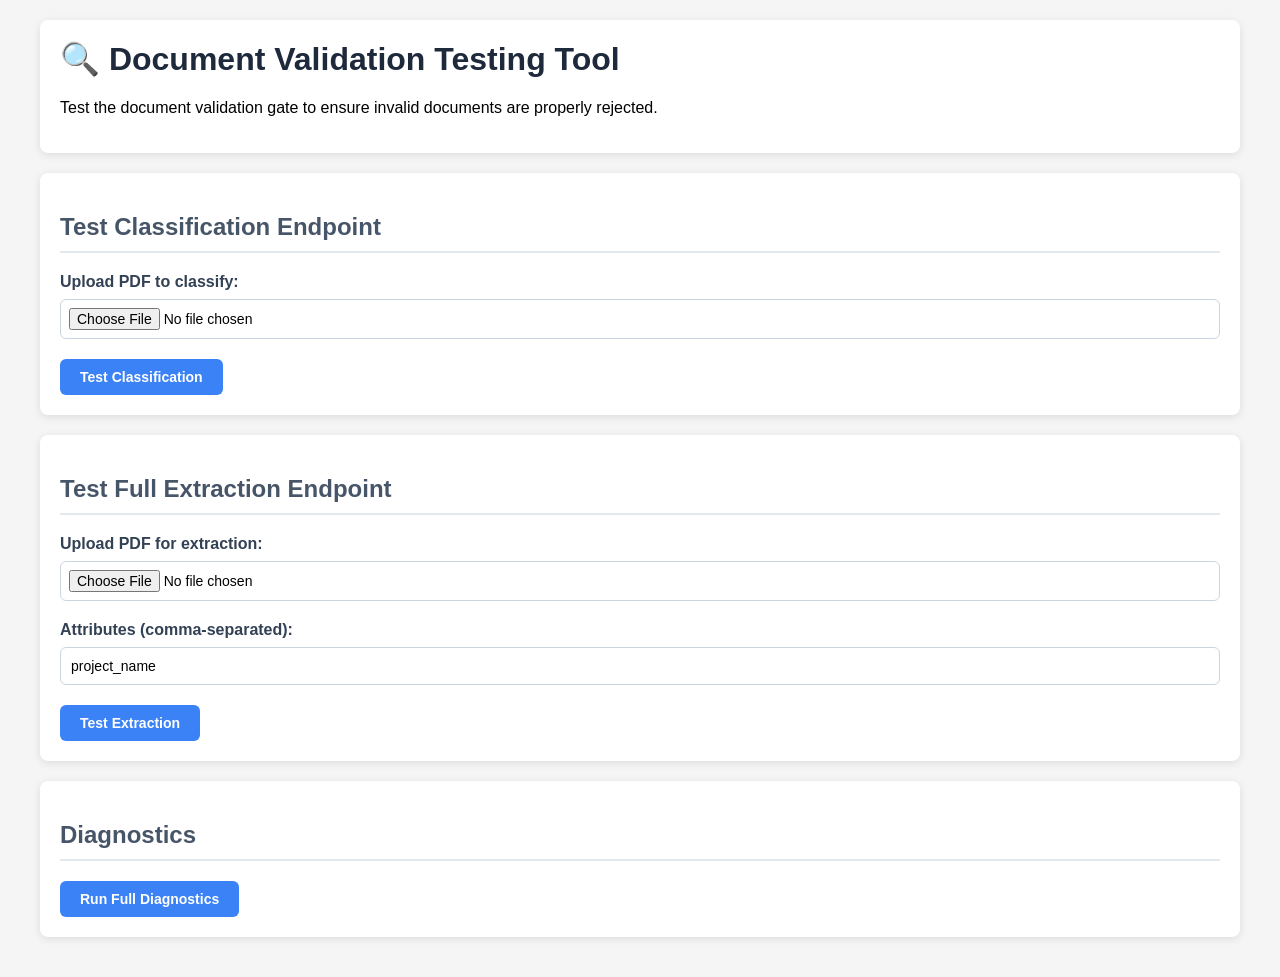
<file: templates/test-validation.html>
<!DOCTYPE html>
<html lang="en">
<head>
    <meta charset="UTF-8">
    <meta name="viewport" content="width=device-width, initial-scale=1.0">
    <title>Document Validation Testing Tool</title>
    <style>
        body {
            font-family: -apple-system, BlinkMacSystemFont, 'Segoe UI', Roboto, sans-serif;
            max-width: 1200px;
            margin: 0 auto;
            padding: 20px;
            background: #f5f5f5;
        }
        .container {
            background: white;
            border-radius: 8px;
            padding: 20px;
            margin-bottom: 20px;
            box-shadow: 0 2px 8px rgba(0,0,0,0.1);
        }
        h1 {
            color: #1e293b;
            margin-top: 0;
        }
        h2 {
            color: #475569;
            border-bottom: 2px solid #e2e8f0;
            padding-bottom: 10px;
        }
        .form-group {
            margin-bottom: 20px;
        }
        label {
            display: block;
            margin-bottom: 8px;
            font-weight: 600;
            color: #334155;
        }
        input[type="file"],
        input[type="text"],
        select {
            width: 100%;
            padding: 10px;
            border: 1px solid #cbd5e1;
            border-radius: 6px;
            font-size: 14px;
            box-sizing: border-box;
        }
        input[type="file"] {
            padding: 8px;
        }
        button {
            background: #3b82f6;
            color: white;
            padding: 10px 20px;
            border: none;
            border-radius: 6px;
            cursor: pointer;
            font-weight: 600;
            font-size: 14px;
        }
        button:hover {
            background: #2563eb;
        }
        button:disabled {
            background: #cbd5e1;
            cursor: not-allowed;
        }
        .result {
            background: #f8fafc;
            border: 1px solid #e2e8f0;
            border-radius: 6px;
            padding: 15px;
            margin-top: 15px;
            font-family: 'Monaco', 'Courier New', monospace;
            font-size: 12px;
            max-height: 400px;
            overflow-y: auto;
            white-space: pre-wrap;
            word-wrap: break-word;
        }
        .success {
            background: #dcfce7;
            border-color: #86efac;
            color: #166534;
        }
        .error {
            background: #fee2e2;
            border-color: #fca5a5;
            color: #991b1b;
        }
        .warning {
            background: #fef3c7;
            border-color: #fcd34d;
            color: #92400e;
        }
        .status-badge {
            display: inline-block;
            padding: 4px 12px;
            border-radius: 12px;
            font-weight: 600;
            font-size: 12px;
            margin: 5px 0;
        }
        .status-valid {
            background: #d1fae5;
            color: #065f46;
        }
        .status-invalid {
            background: #fee2e2;
            color: #991b1b;
        }
        .status-pending {
            background: #dbeafe;
            color: #1e40af;
        }
        .loading {
            display: inline-block;
            animation: spin 1s linear infinite;
        }
        @keyframes spin {
            to { transform: rotate(360deg); }
        }
        .tabs {
            display: flex;
            gap: 10px;
            border-bottom: 2px solid #e2e8f0;
            margin-bottom: 20px;
        }
        .tab-btn {
            background: none;
            color: #64748b;
            border: none;
            padding: 10px 15px;
            cursor: pointer;
            border-bottom: 3px solid transparent;
            font-weight: 600;
        }
        .tab-btn.active {
            color: #3b82f6;
            border-bottom-color: #3b82f6;
        }
        .tab-content {
            display: none;
        }
        .tab-content.active {
            display: block;
        }
        .diagnostic-item {
            margin: 10px 0;
            padding: 10px;
            background: #f1f5f9;
            border-left: 4px solid #3b82f6;
            border-radius: 4px;
        }
        .diagnostic-item.pass {
            border-left-color: #10b981;
            background: #ecfdf5;
        }
        .diagnostic-item.fail {
            border-left-color: #ef4444;
            background: #fef2f2;
        }
        code {
            background: #1e293b;
            color: #10b981;
            padding: 2px 6px;
            border-radius: 3px;
            font-family: 'Monaco', 'Courier New', monospace;
            font-size: 11px;
        }
    </style>
</head>
<body>
    <div class="container">
        <h1>🔍 Document Validation Testing Tool</h1>
        <p>Test the document validation gate to ensure invalid documents are properly rejected.</p>
    </div>

    <div class="container">
        <h2>Test Classification Endpoint</h2>
        <div class="form-group">
            <label for="testFile">Upload PDF to classify:</label>
            <input type="file" id="testFile" accept=".pdf" />
        </div>
        <button onclick="testClassify()">Test Classification</button>
        <div id="classifyResult" class="result" style="display: none;"></div>
    </div>

    <div class="container">
        <h2>Test Full Extraction Endpoint</h2>
        <div class="form-group">
            <label for="extractFile">Upload PDF for extraction:</label>
            <input type="file" id="extractFile" accept=".pdf" />
        </div>
        <div class="form-group">
            <label for="attributes">Attributes (comma-separated):</label>
            <input type="text" id="attributes" placeholder="e.g., project_name, amount, date" value="project_name" />
        </div>
        <button onclick="testExtract()">Test Extraction</button>
        <div id="extractResult" class="result" style="display: none;"></div>
    </div>

    <div class="container">
        <h2>Diagnostics</h2>
        <button onclick="runDiagnostics()">Run Full Diagnostics</button>
        <div id="diagnosticsResult" class="result" style="display: none; margin-top: 20px;"></div>
    </div>

    <script>
        function showResult(elementId, data, isError = false) {
            const el = document.getElementById(elementId);
            el.style.display = 'block';
            el.className = 'result' + (isError ? ' error' : ' success');
            el.textContent = typeof data === 'string' ? data : JSON.stringify(data, null, 2);
        }

        async function testClassify() {
            const fileInput = document.getElementById('testFile');
            if (!fileInput.files.length) {
                showResult('classifyResult', 'Please select a PDF file', true);
                return;
            }

            const formData = new FormData();
            formData.append('file', fileInput.files[0]);

            try {
                document.getElementById('classifyResult').innerHTML = '<span class="loading">⏳</span> Testing classification...';
                const response = await fetch('/test-classify', { method: 'POST', body: formData });
                const data = await response.json();
                showResult('classifyResult', data, !response.ok);
            } catch (error) {
                showResult('classifyResult', 'Error: ' + error.message, true);
            }
        }

        async function testExtract() {
            const fileInput = document.getElementById('extractFile');
            const attributes = document.getElementById('attributes').value.trim();

            if (!fileInput.files.length) {
                showResult('extractResult', 'Please select a PDF file', true);
                return;
            }
            if (!attributes) {
                showResult('extractResult', 'Please enter at least one attribute', true);
                return;
            }

            const formData = new FormData();
            formData.append('files', fileInput.files[0]);
            formData.append('attributes', attributes);
            formData.append('output_format', 'json');

            try {
                document.getElementById('extractResult').innerHTML = '<span class="loading">⏳</span> Testing extraction...';
                const response = await fetch('/extract', { method: 'POST', body: formData });
                const data = await response.json();

                // Build detailed result
                let resultText = '';
                resultText += '═══════════════════════════════════════\n';
                resultText += 'EXTRACTION RESPONSE\n';
                resultText += '═══════════════════════════════════════\n\n';

                // Check for document_validity
                if (data.document_validity) {
                    resultText += '✓ document_validity FOUND\n\n';
                    resultText += 'Validity Details:\n';
                    resultText += `  is_valid: ${data.document_validity.is_valid}\n`;
                    resultText += `  detected_type: "${data.document_validity.detected_type}"\n`;
                    resultText += `  confidence: "${data.document_validity.confidence}"\n`;
                    resultText += `  message: ${data.document_validity.message}\n\n`;

                    if (!data.document_validity.is_valid) {
                        resultText += '⚠️ DOCUMENT REJECTED - Warning banner should show\n\n';
                    } else {
                        resultText += '✓ DOCUMENT VALID - Extraction proceeding\n\n';
                    }
                } else {
                    resultText += '✗ document_validity MISSING - This is a problem!\n\n';
                }

                resultText += 'Full Response:\n';
                resultText += JSON.stringify(data, null, 2);

                document.getElementById('extractResult').style.display = 'block';
                document.getElementById('extractResult').className = 'result ' +
                    (data.document_validity?.is_valid ? 'warning' : 'error');
                document.getElementById('extractResult').textContent = resultText;
            } catch (error) {
                showResult('extractResult', 'Error: ' + error.message, true);
            }
        }

        async function runDiagnostics() {
            const resultEl = document.getElementById('diagnosticsResult');
            resultEl.style.display = 'block';
            resultEl.className = 'result';
            resultEl.textContent = '⏳ Running diagnostics...';

            let html = '<div style="color: #1e293b;">';

            // Test 1: Server health
            try {
                const response = await fetch('/');
                html += '<div class="diagnostic-item ' + (response.ok ? 'pass' : 'fail') + '">';
                html += '<strong>✓ Server Health:</strong> Server is running\n';
                html += '</div>';
            } catch (e) {
                html += '<div class="diagnostic-item fail">';
                html += '<strong>✗ Server Health:</strong> Cannot connect to server\n';
                html += `Error: ${e.message}\n`;
                html += '</div>';
            }

            // Test 2: API Endpoints
            const endpoints = [
                { name: 'Test Classification', method: 'POST', url: '/test-classify' },
                { name: 'Extract Endpoint', method: 'POST', url: '/extract' },
                { name: 'Summarize Endpoint', method: 'POST', url: '/summarize' },
            ];

            html += '<div style="margin-top: 15px;"><strong>API Endpoints:</strong></div>';
            for (const ep of endpoints) {
                try {
                    const response = await fetch(ep.url, { method: ep.method });
                    // 400/415 is OK - means endpoint exists but we didn't provide valid data
                    const exists = response.status < 500;
                    html += '<div class="diagnostic-item ' + (exists ? 'pass' : 'fail') + '">';
                    html += `${exists ? '✓' : '✗'} <code>${ep.method}</code> ${ep.url} - ${exists ? 'Exists' : 'Not Found'} (${response.status})\n`;
                    html += '</div>';
                } catch (e) {
                    html += '<div class="diagnostic-item fail">';
                    html += `✗ <code>${ep.method}</code> ${ep.url} - Error: ${e.message}\n`;
                    html += '</div>';
                }
            }

            // Test 3: Frontend Integration
            html += '<div style="margin-top: 15px;"><strong>Frontend Integration:</strong></div>';
            const frontendChecks = [
                { name: 'DocValidity module', check: () => typeof DocValidity !== 'undefined' },
                { name: 'Document validity banner element', check: () => !!document.querySelector('#docValidityBanner') },
                { name: 'Extract form element', check: () => !!document.querySelector('#extractForm') },
                { name: 'Result form element', check: () => !!document.querySelector('#resultForm') },
            ];

            for (const check of frontendChecks) {
                const passes = check.check();
                html += '<div class="diagnostic-item ' + (passes ? 'pass' : 'fail') + '">';
                html += `${passes ? '✓' : '✗'} ${check.name}\n`;
                html += '</div>';
            }

            html += '</div>';
            resultEl.innerHTML = html;
        }
    </script>
</body>
</html>
</file>
